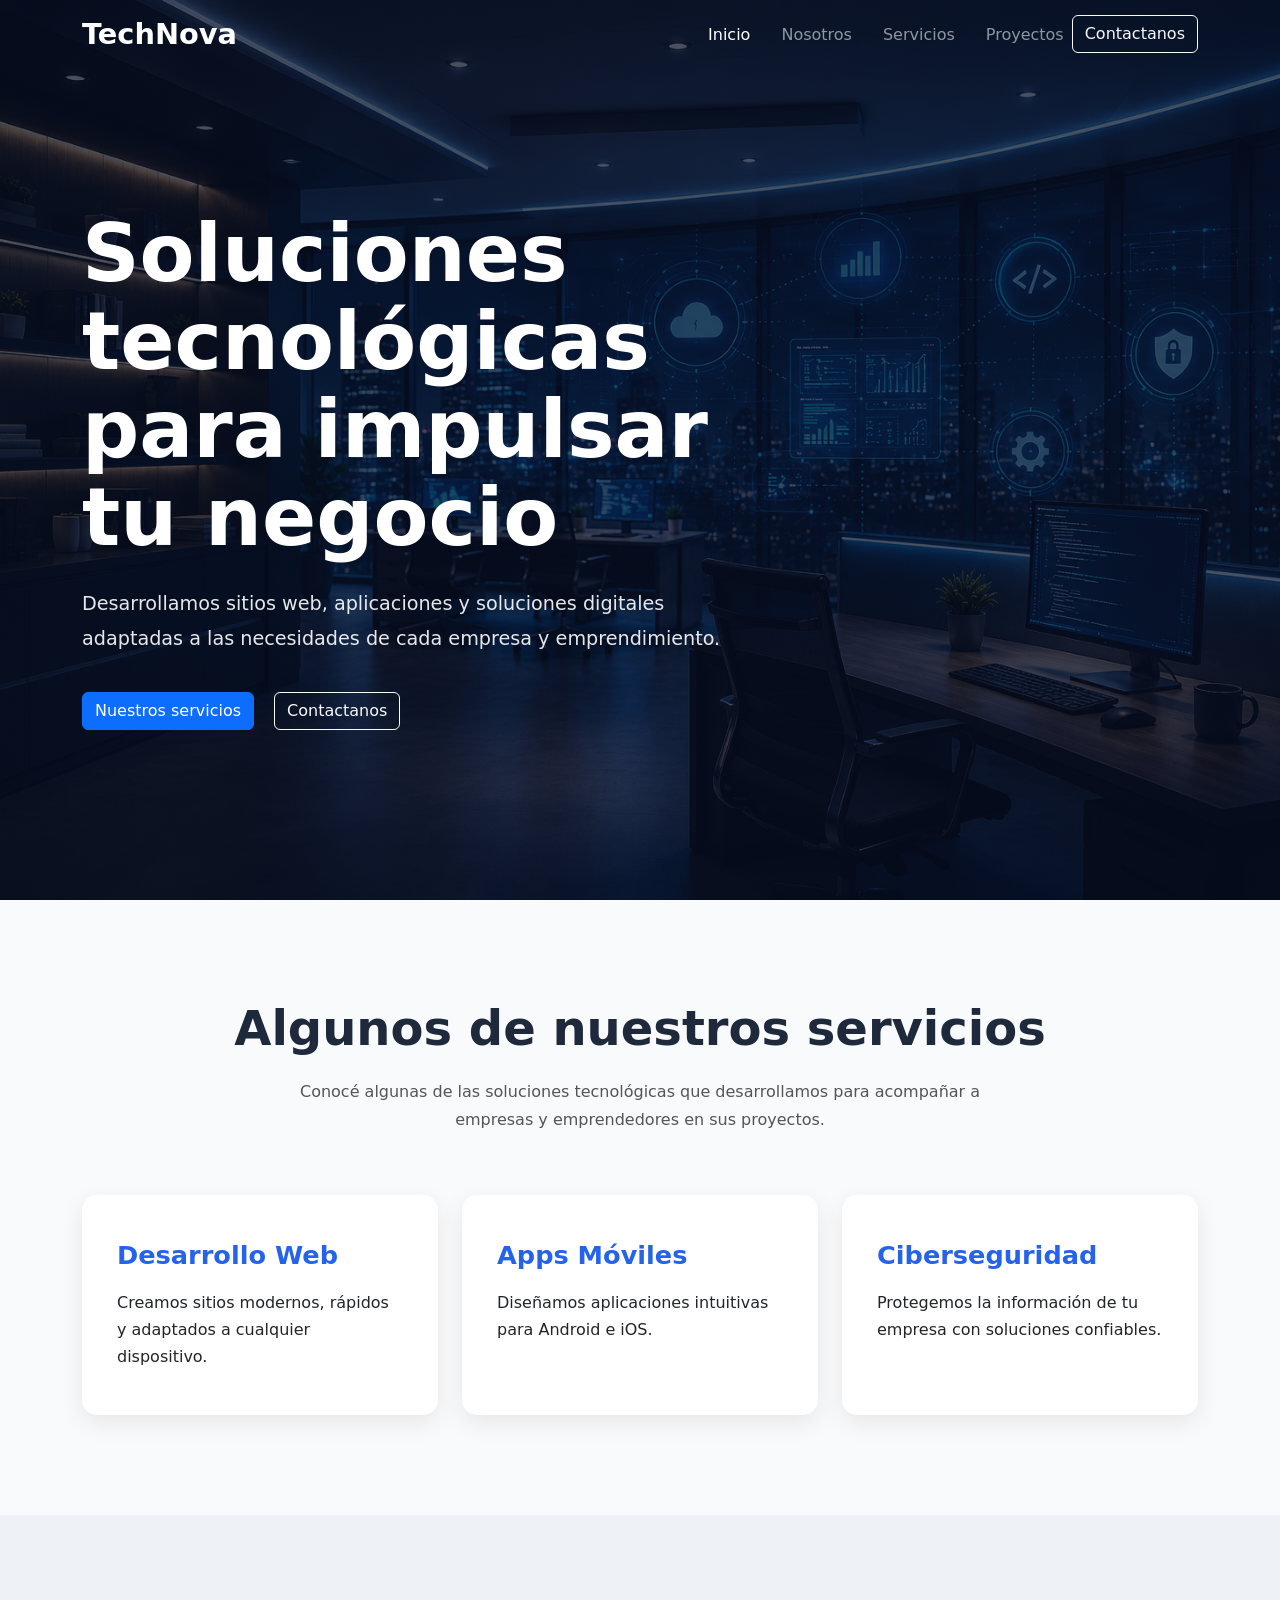
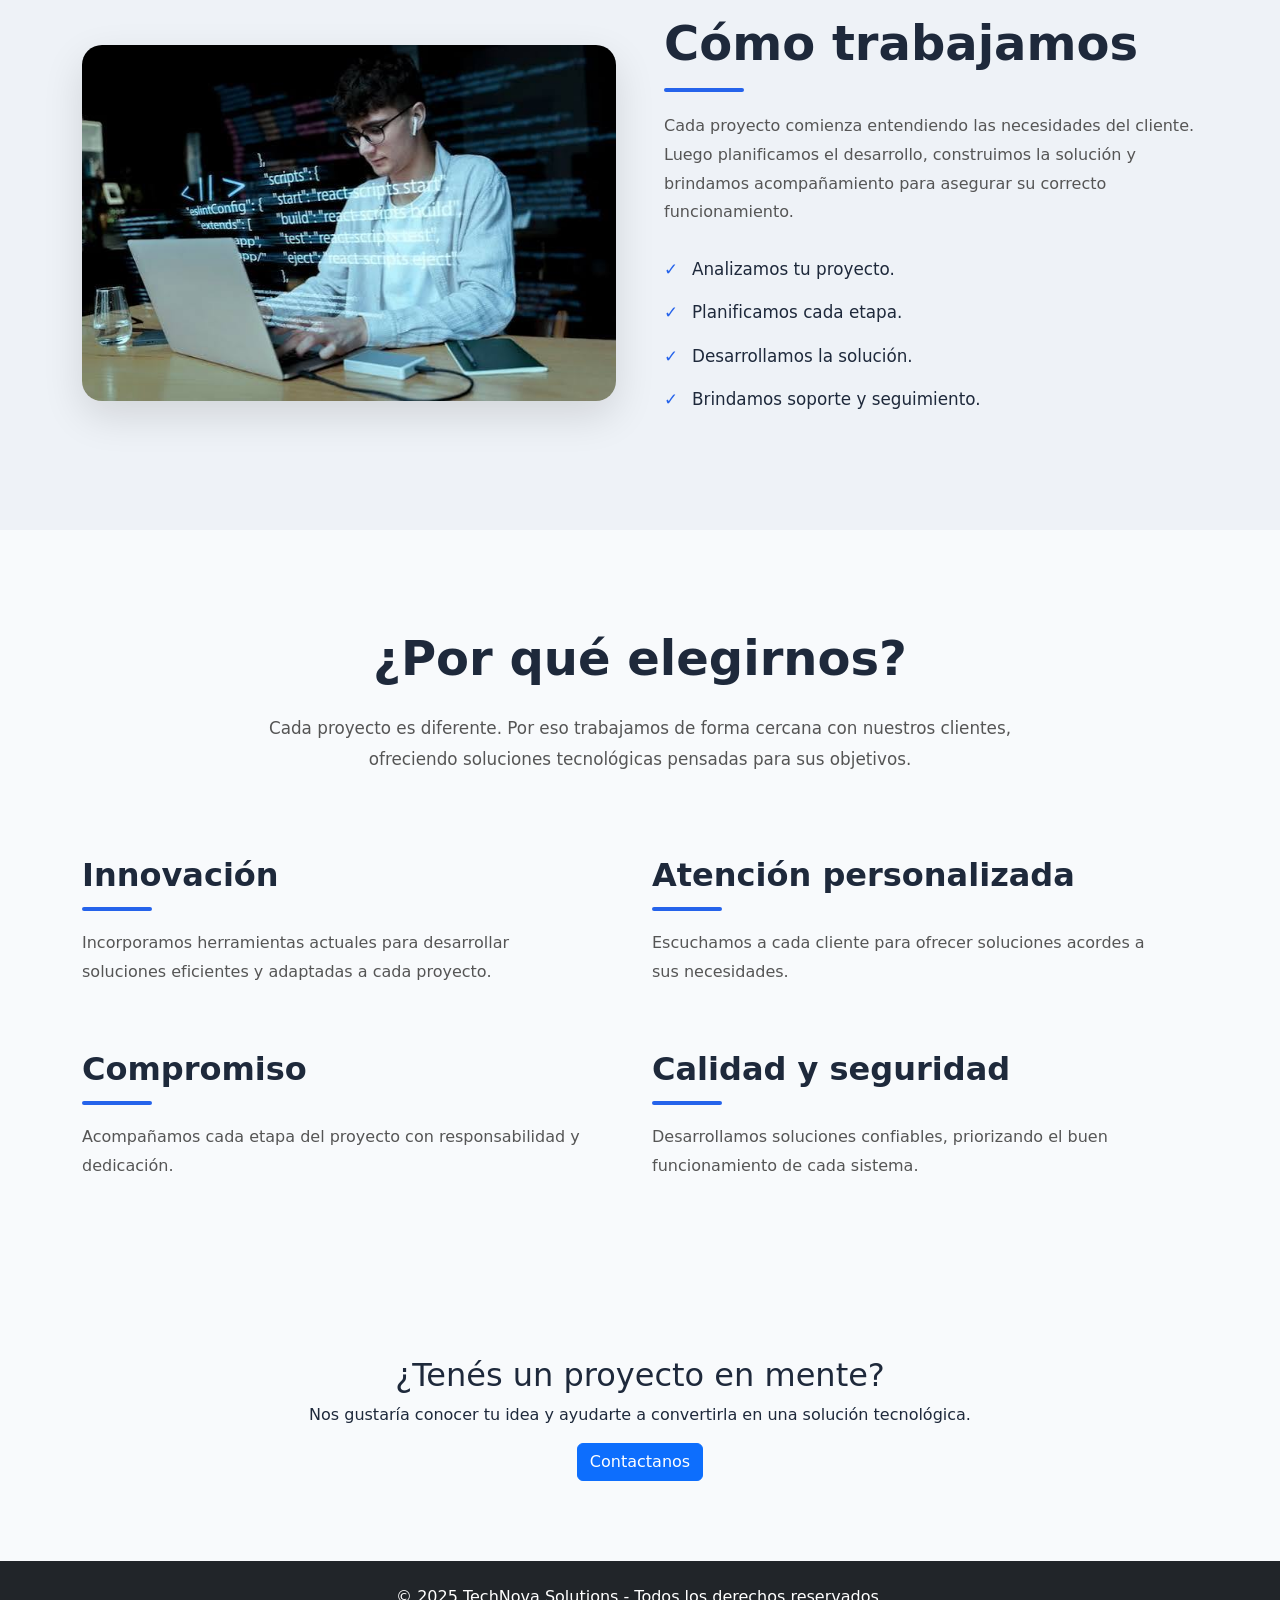
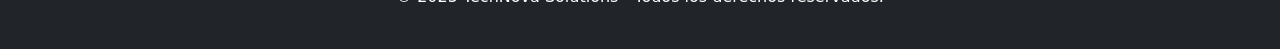
<file: index.html>
<!DOCTYPE html>
<html lang="es">

<head>
    <meta charset="UTF-8">
    <meta name="viewport" content="width=device-width, initial-scale=1.0">
    <meta name="description" content="TechNova Solutions - Consultora tecnológica especializada en desarrollo web, aplicaciones móviles y soluciones digitales.">
    <meta name="keywords" content="tecnología, desarrollo web, aplicaciones, software, consultora">
     <meta name="author" content="Martín">

    <title>TechNova Solutions | Inicio</title>
    
    <link rel="icon" type="image/png" href="IMG/LOGO.png">

    <link href="https://cdn.jsdelivr.net/npm/bootstrap@5.3.7/dist/css/bootstrap.min.css" rel="stylesheet">

   <link rel="stylesheet" href="./SCSS/style.css">
</head>

<body>

    <header>

        <nav class="navbar navbar-expand-lg navbar-dark bg-dark">
            <div class="container">

                <a class="navbar-brand" href="index.html">
                    TechNova
                </a>

                <button class="navbar-toggler" type="button" data-bs-toggle="collapse"
                    data-bs-target="#navbarNav">

                    <span class="navbar-toggler-icon"></span>

                </button>

                <div class="collapse navbar-collapse" id="navbarNav">

                    <ul class="navbar-nav ms-auto">

                        <li class="nav-item">
                            <a class="nav-link active" aria-current="page" href="index.html">Inicio</a>
                        </li>

                        <li class="nav-item">
                            <a class="nav-link" href="./PAGES/nosotros.html">Nosotros</a>
                        </li>

                        <li class="nav-item">
                            <a class="nav-link" href="./PAGES/servicios.html">Servicios</a>
                        </li>

                        <li class="nav-item">
                            <a class="nav-link" href="./PAGES/proyectos.html">Proyectos</a>
                        </li>

                        <li class="nav-item">
                           <a href="./PAGES/contacto.html" class="btn btn-outline-light">
                            Contactanos
                           </a>

                        </li>

                    </ul>

                </div>

            </div>
        </nav>

    </header>

    <main>

    <section class="hero">

    <div class="overlay"></div>

    <div class="container">

        <div class="hero-content">

            <h1>
                Soluciones tecnológicas<br>
                para impulsar<br>
                tu negocio
            </h1>

            <p>
                Desarrollamos sitios web, aplicaciones y soluciones digitales adaptadas a las necesidades de cada empresa y emprendimiento.
            </p>

            <div class="hero-buttons">

                <a href="./PAGES/servicios.html" class="btn btn-primary">
                    Nuestros servicios
                </a>

                <a href="./PAGES/contacto.html" class="btn btn-outline-light">
                    Contactanos
                </a>

            </div>

        </div>

    </div>

</section>

    <section class="services">

        <div class="container">

            <h2>Algunos de nuestros servicios</h2>

            <p class="section-text">
                Conocé algunas de las soluciones tecnológicas que desarrollamos para acompañar a empresas y emprendedores en sus proyectos.
            </p>

            <div class="row g-4">

                <div class="col-md-4">

                    <div class="card service-card">

                        <div class="card-body">

                            <h3>Desarrollo Web</h3>

                            <p>
                                Creamos sitios modernos, rápidos y adaptados a cualquier dispositivo.
                            </p>

                        </div>

                    </div>

                </div>

                <div class="col-md-4">

                    <div class="card service-card">

                        <div class="card-body">

                            <h3>Apps Móviles</h3>

                            <p>
                                Diseñamos aplicaciones intuitivas para Android e iOS.
                            </p>

                        </div>

                    </div>

                </div>

                <div class="col-md-4">

                    <div class="card service-card">

                        <div class="card-body">

                            <h3>Ciberseguridad</h3>

                            <p>
                                Protegemos la información de tu empresa con soluciones confiables.
                            </p>

                        </div>

                    </div>

                </div>

            </div>

        </div>

    </section>

   <section class="process">

    <div class="container">

        <div class="row align-items-center g-5">

            <div class="col-lg-6">

                <img src="./IMG/programador.jpg"
                     alt="Desarrollador trabajando"
                     class="img-fluid process-img">

            </div>

            <div class="col-lg-6">

                <h2>Cómo trabajamos</h2>

                <p class="process-text">
                    Cada proyecto comienza entendiendo las necesidades del cliente. Luego planificamos el desarrollo, construimos la solución y brindamos acompañamiento para asegurar su correcto funcionamiento.
                </p>

                <ul class="process-list">

                    <li>Analizamos tu proyecto.</li>

                    <li>Planificamos cada etapa.</li>

                    <li>Desarrollamos la solución.</li>

                    <li>Brindamos soporte y seguimiento.</li>

                </ul>

            </div>

        </div>

    </div>

</section>

    <!-- POR QUÉ ELEGIRNOS -->

<section class="why-us">

    <div class="container">

        <h2>¿Por qué elegirnos?</h2>

        <p class="why-description">
           Cada proyecto es diferente. Por eso trabajamos de forma cercana con nuestros clientes, ofreciendo soluciones tecnológicas pensadas para sus objetivos.
        </p>

        <div class="row gy-5">

            <div class="col-lg-6">

                <div class="why-item">

                    <h3>Innovación</h3>

                    <p>
                        Incorporamos herramientas actuales para desarrollar soluciones eficientes y adaptadas a cada proyecto.
                    </p>

                </div>

            </div>

            <div class="col-lg-6">

                <div class="why-item">

                    <h3>Atención personalizada</h3>

                    <p>
                        Escuchamos a cada cliente para ofrecer soluciones acordes a sus necesidades.
                    </p>

                </div>

            </div>

            <div class="col-lg-6">

                <div class="why-item">

                    <h3>Compromiso</h3>

                    <p>
                        Acompañamos cada etapa del proyecto con responsabilidad y dedicación.
                    </p>

                </div>

            </div>

            <div class="col-lg-6">

                <div class="why-item">

                    <h3>Calidad y seguridad</h3>

                    <p>
                        Desarrollamos soluciones confiables, priorizando el buen funcionamiento de cada sistema.
                    </p>

                </div>

            </div>

        </div>

    </div>

</section>

    <!-- CTA -->

    <section class="cta">

        <div class="container text-center">

            <h2>¿Tenés un proyecto en mente?</h2>

            <p>
                Nos gustaría conocer tu idea y ayudarte a convertirla en una solución tecnológica.
            </p>

            <a href="./PAGES/contacto.html" class="btn btn-primary">
                Contactanos
            </a>

        </div>

    </section>

</main>

    <!-- FOOTER -->
    <footer class="bg-dark text-white text-center py-4">

        <p>
            © 2025 TechNova Solutions - Todos los derechos reservados.
        </p>

    </footer>

    <!-- Bootstrap JS -->
    <script src="https://cdn.jsdelivr.net/npm/bootstrap@5.3.7/dist/js/bootstrap.bundle.min.js"></script>

    <!-- JS -->
    <script src="./JS/main.js"></script>

</body>

</html>
</file>
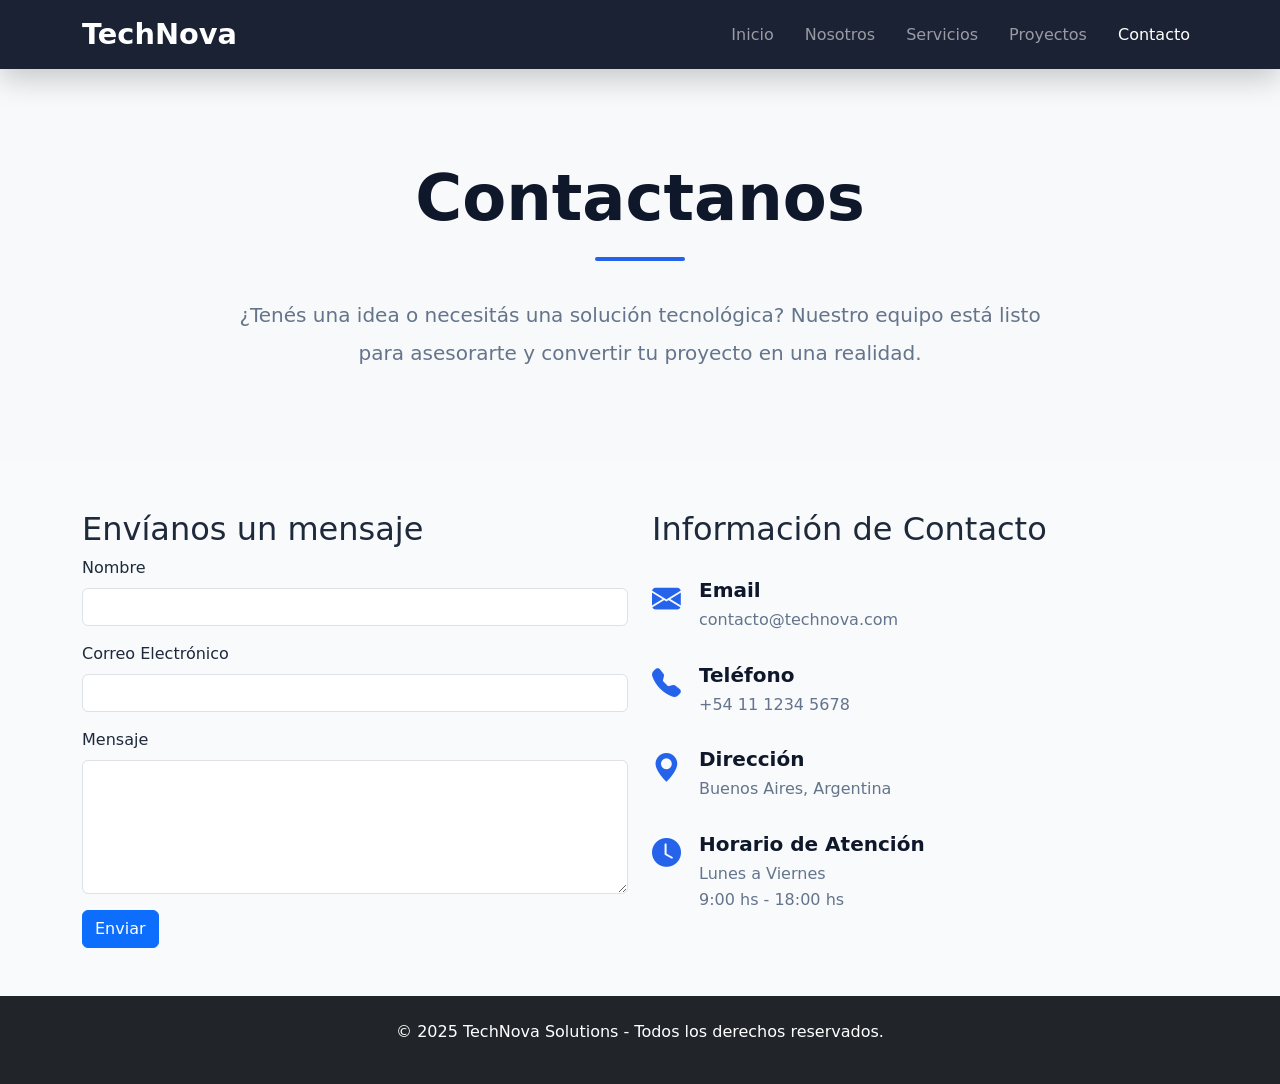
<file: PAGES/contacto.html>
<!DOCTYPE html>
<html lang="es">

<head>
    <meta charset="UTF-8">
    <meta name="viewport" content="width=device-width, initial-scale=1.0">

<meta name="keywords" content="tecnología, empresa, innovación, software, consultora">

<link rel="icon" type="image/png" href="../IMG/LOGO.png">

<meta name="author" content="Martín">
   <title>TechNova Solutions | Contacto</title>
<meta name="description" content="Contactate con TechNova Solutions para recibir asesoramiento en desarrollo web, aplicaciones móviles, ciberseguridad y soluciones tecnológicas para tu empresa.">

    <link href="https://cdn.jsdelivr.net/npm/bootstrap@5.3.7/dist/css/bootstrap.min.css" rel="stylesheet">

    <link rel="stylesheet" href="https://cdn.jsdelivr.net/npm/bootstrap-icons@1.11.3/font/bootstrap-icons.min.css">

  <link rel="stylesheet" href="../SCSS/style.css">
</head>
    <body>

<header>

<nav class="navbar navbar-expand-lg navbar-dark bg-dark">
  <div class="container">

        <a class="navbar-brand" href="../index.html">
            TechNova
        </a>

        <button class="navbar-toggler" type="button" data-bs-toggle="collapse"
            data-bs-target="#navbarNav">

            <span class="navbar-toggler-icon"></span>

        </button>

        <div class="collapse navbar-collapse" id="navbarNav">

            <ul class="navbar-nav ms-auto">

                <li class="nav-item">
                    <a class="nav-link" href="../index.html">Inicio</a>
                </li>

                <li class="nav-item">
                    <a class="nav-link" href="nosotros.html">Nosotros</a>
                </li>

                <li class="nav-item">
                    <a class="nav-link" href="servicios.html">Servicios</a>
                </li>

                <li class="nav-item">
                    <a class="nav-link" href="proyectos.html">Proyectos</a>
                </li>

                <li class="nav-item">
                   <a class="nav-link active" aria-current="page" href="contacto.html">Contacto</a>
                </li>

            </ul>

        </div>

    </div>
  </nav>

  </header>
<main style="min-height: 90vh;">

    <section class="contact-hero">

    <div class="container">

        <div class="hero-content">

            <h1>
                Contactanos
            </h1>

            <p>
                ¿Tenés una idea o necesitás una solución tecnológica? Nuestro equipo está listo para asesorarte y convertir tu proyecto en una realidad.
            </p>

        </div>

    </div>

</section>

    <section class="container py-5">

        <div class="row">

            <div class="col-md-6">

                <h2>Envíanos un mensaje</h2>

                <form>

                    <div class="mb-3">
                        <label class="form-label">Nombre</label>
                        <input type="text" class="form-control">
                    </div>

                    <div class="mb-3">
                        <label class="form-label">Correo Electrónico</label>
                        <input type="email" class="form-control">
                    </div>

                    <div class="mb-3">
                        <label class="form-label">Mensaje</label>
                        <textarea class="form-control" rows="5"></textarea>
                    </div>

                    <button type="submit" class="btn btn-primary">
                        Enviar
                    </button>

                </form>

            </div>

            <div class="col-md-6">

               <h2>Información de Contacto</h2>

<div class="contact-info">

    <div class="contact-item">

        <i class="bi bi-envelope-fill"></i>

        <div>

            <h5>Email</h5>

            <p>contacto@technova.com</p>

        </div>

    </div>

    <div class="contact-item">

        <i class="bi bi-telephone-fill"></i>

        <div>

            <h5>Teléfono</h5>

            <p>+54 11 1234 5678</p>

        </div>

    </div>

    <div class="contact-item">

        <i class="bi bi-geo-alt-fill"></i>

        <div>

            <h5>Dirección</h5>

            <p>Buenos Aires, Argentina</p>

        </div>

    </div>

    <div class="contact-item">

        <i class="bi bi-clock-fill"></i>

        <div>

            <h5>Horario de Atención</h5>

            <p>Lunes a Viernes</p>

            <p>9:00 hs - 18:00 hs</p>

        </div>

    </div>

</div>

            </div>

        </div>

    </section>

</main>
<footer class="bg-dark text-white text-center py-4">

        <p>
            © 2025 TechNova Solutions - Todos los derechos reservados.
        </p>

</footer>

<script src="https://cdn.jsdelivr.net/npm/bootstrap@5.3.7/dist/js/bootstrap.bundle.min.js"></script>

<script src="../JS/main.js"></script>

</body>
</html>
</file>
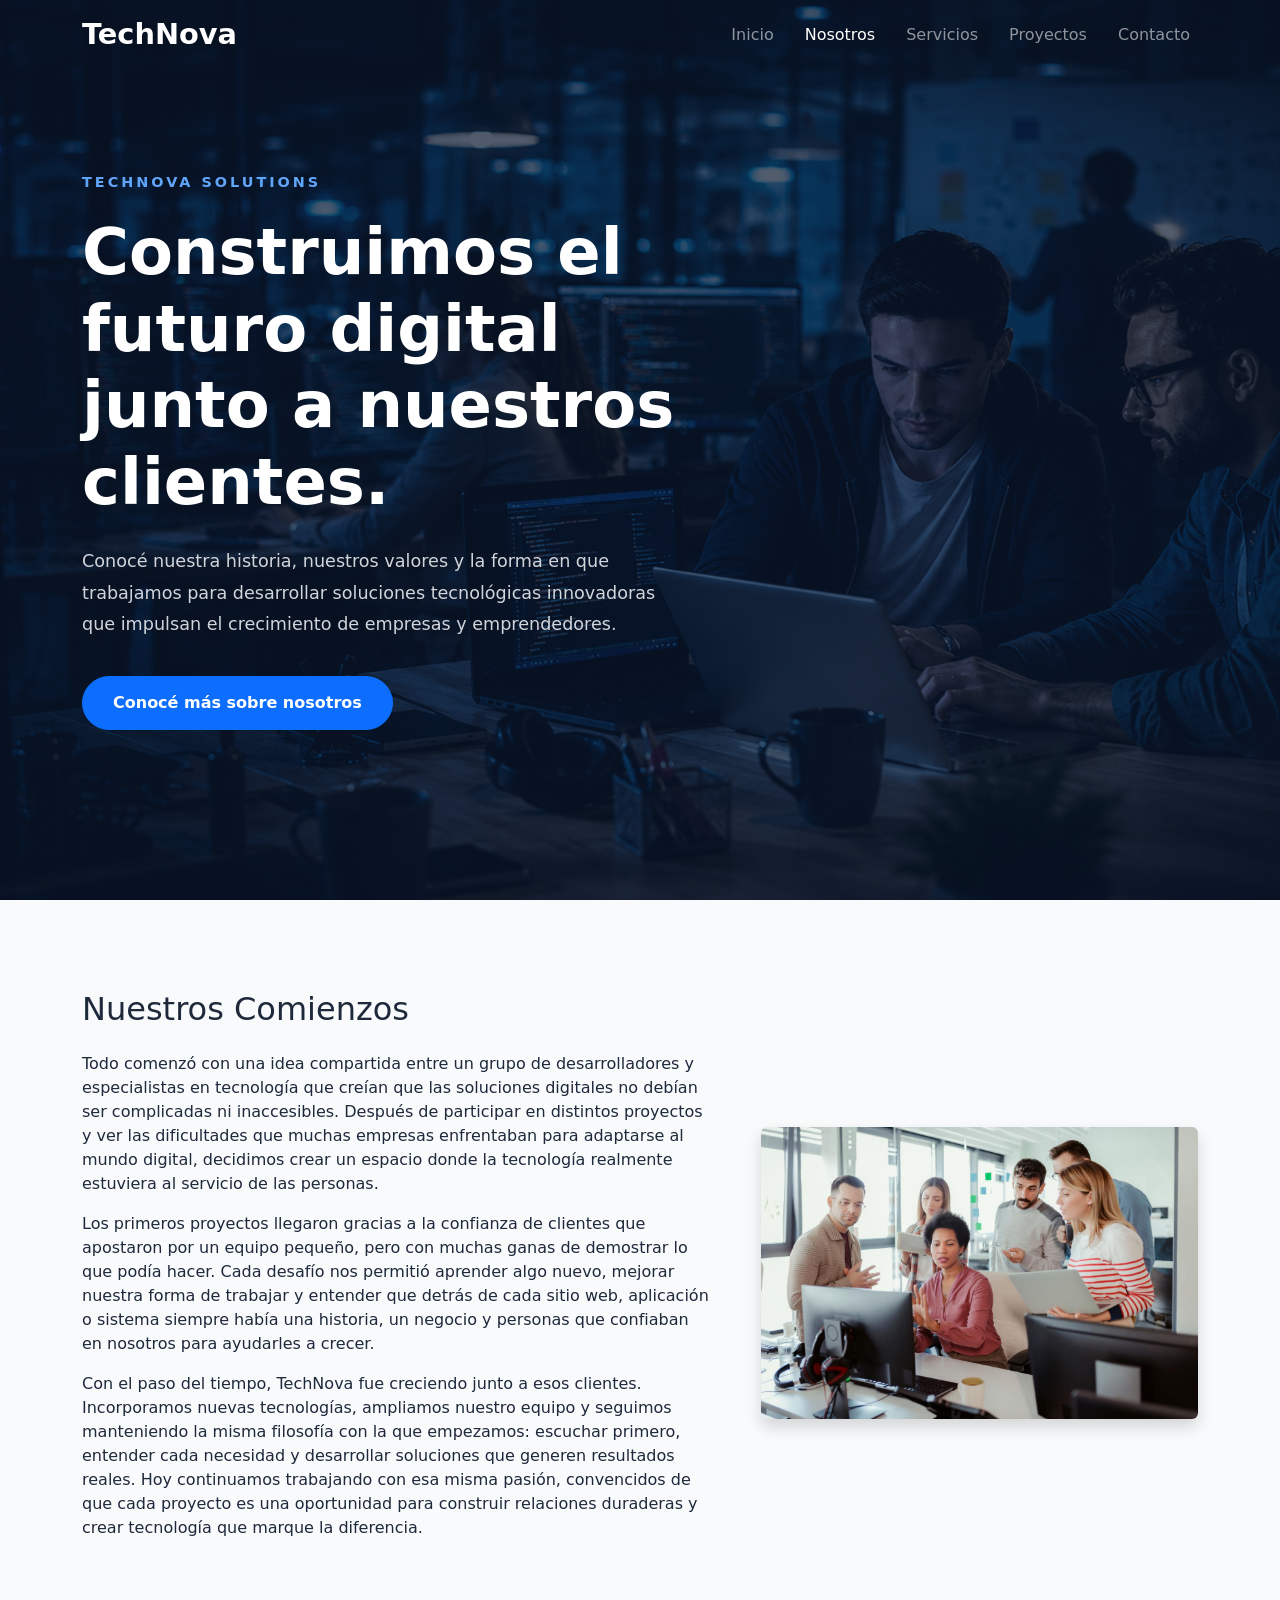
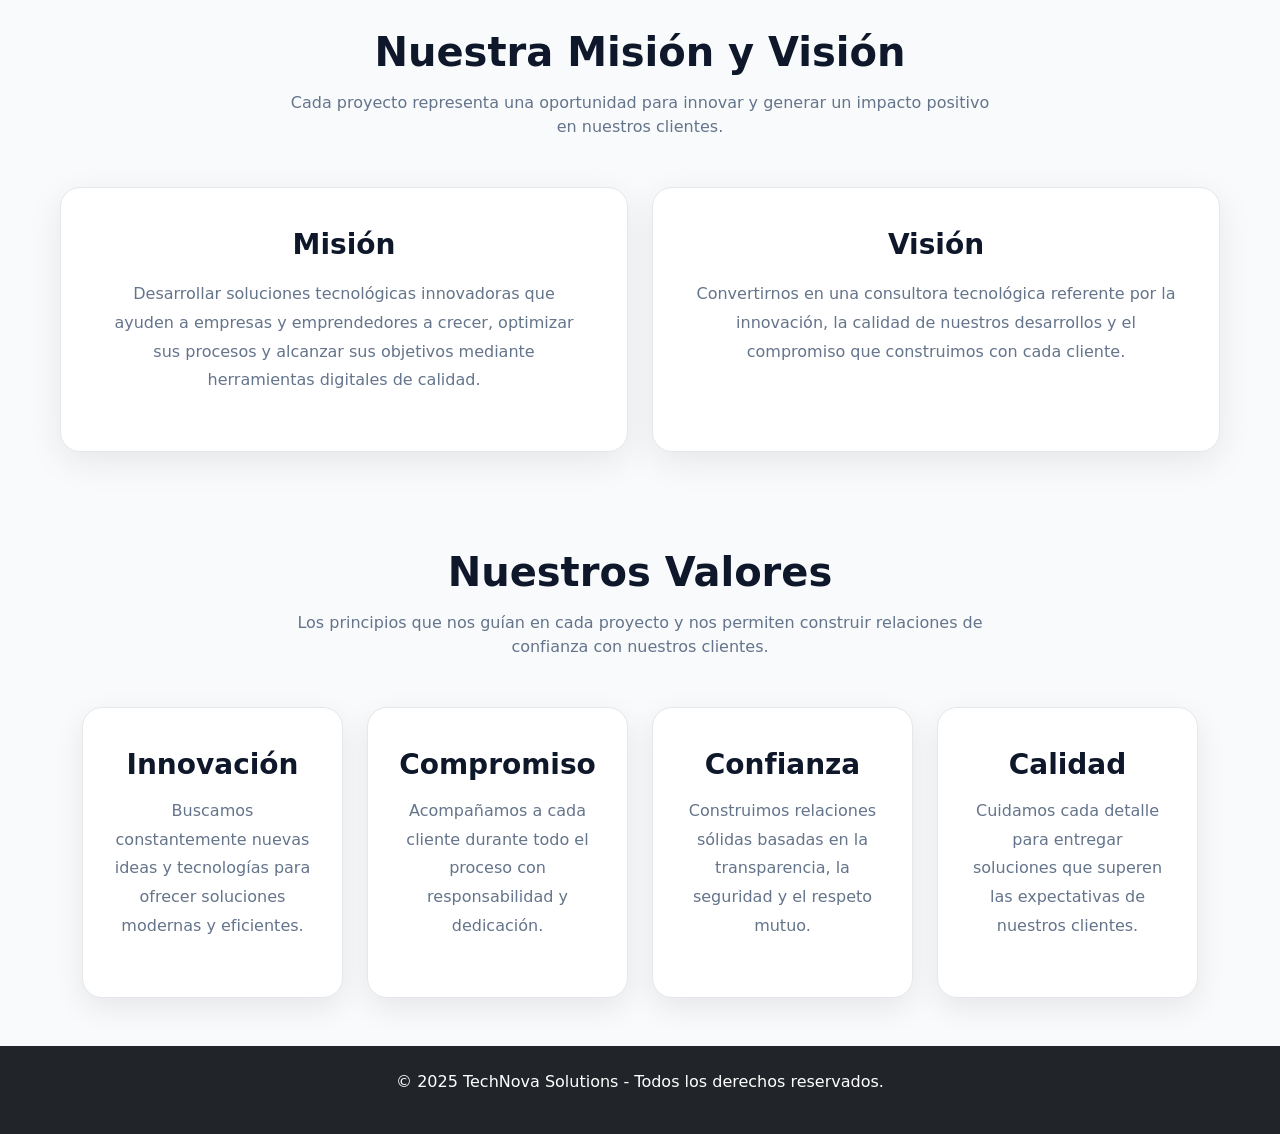
<file: PAGES/nosotros.html>
<!DOCTYPE html>
<html lang="es">

<head>
 <meta charset="UTF-8">
  <meta name="viewport" content="width=device-width, initial-scale=1.0">

  <title>TechNova Solutions | Nosotros</title>

  <link rel="icon" type="image/png" href="../IMG/LOGO.png">

  <meta name="description" content="Conocé la historia, misión, visión y valores de TechNova Solutions.">
  <meta name="keywords" content="tecnología, empresa, innovación, software, consultora">
  <meta name="author" content="Martín">

    <!-- Bootstrap -->
    <link href="https://cdn.jsdelivr.net/npm/bootstrap@5.3.7/dist/css/bootstrap.min.css" rel="stylesheet">

    <!-- CSS -->
   <link rel="stylesheet" href="../SCSS/style.css">
</head>

<body>

 <header>

  <nav class="navbar navbar-expand-lg navbar-dark bg-dark">
    <div class="container">

        <a class="navbar-brand" href="../index.html">
            TechNova
        </a>

        <button class="navbar-toggler" type="button" data-bs-toggle="collapse"
            data-bs-target="#navbarNav">

            <span class="navbar-toggler-icon"></span>

        </button>

        <div class="collapse navbar-collapse" id="navbarNav">

            <ul class="navbar-nav ms-auto">

                <li class="nav-item">
                    <a class="nav-link" href="../index.html">Inicio</a>
                </li>

                <li class="nav-item">
                    <a class="nav-link active" aria-current="page" href="nosotros.html">Nosotros</a>
                </li>

                <li class="nav-item">
                    <a class="nav-link" href="servicios.html">Servicios</a>
                </li>

                <li class="nav-item">
                    <a class="nav-link" href="proyectos.html">Proyectos</a>
                </li>

                <li class="nav-item">
                    <a class="nav-link" href="contacto.html">Contacto</a>
                </li>

            </ul>

        </div>

    </div>
  </nav>
 </header>
   
    <main>

<section class="about-hero">

    <div class="overlay"></div>

    <div class="container">

        <div class="hero-content">

            <span class="hero-subtitle">
                TECHNOVA SOLUTIONS
            </span>

            <h1>
                Construimos el futuro digital junto a nuestros clientes.
            </h1>

            <p>
                Conocé nuestra historia, nuestros valores y la forma en que trabajamos para desarrollar soluciones tecnológicas innovadoras que impulsan el crecimiento de empresas y emprendedores.
            </p>

            <a href="#about" class="btn btn-primary">
                Conocé más sobre nosotros
            </a>

        </div>

    </div>

</section>

    <section id="about" class="about container pb-4">
    <div class="row align-items-center g-5">

        <div class="col-lg-7">
            <h2 class="mb-4">Nuestros Comienzos</h2>

          <p>
            Todo comenzó con una idea compartida entre un grupo de desarrolladores y especialistas en tecnología que creían que las soluciones digitales no debían ser complicadas ni inaccesibles. Después de participar en distintos proyectos y ver las dificultades que muchas empresas enfrentaban para adaptarse al mundo digital, decidimos crear un espacio donde la tecnología realmente estuviera al servicio de las personas.
          </p>
          
          <p>
            Los primeros proyectos llegaron gracias a la confianza de clientes que apostaron por un equipo pequeño, pero con muchas ganas de demostrar lo que podía hacer. Cada desafío nos permitió aprender algo nuevo, mejorar nuestra forma de trabajar y entender que detrás de cada sitio web, aplicación o sistema siempre había una historia, un negocio y personas que confiaban en nosotros para ayudarles a crecer.
          </p>
          
          <p>
            Con el paso del tiempo, TechNova fue creciendo junto a esos clientes. Incorporamos nuevas tecnologías, ampliamos nuestro equipo y seguimos manteniendo la misma filosofía con la que empezamos: escuchar primero, entender cada necesidad y desarrollar soluciones que generen resultados reales. Hoy continuamos trabajando con esa misma pasión, convencidos de que cada proyecto es una oportunidad para construir relaciones duraderas y crear tecnología que marque la diferencia.
          </p>
        </div>

        <div class="col-lg-5 text-center">
            <img src="../IMG/nosotros.jpg"
                 class="img-fluid rounded shadow"
                 alt="Equipo de TechNova trabajando">
        </div>

    </div>
    </section>
    <section class="mission-vision py-5">

    <div class="text-center mb-5">

        <h2>Nuestra Misión y Visión</h2>

        <p>
            Cada proyecto representa una oportunidad para innovar y generar un impacto positivo en nuestros clientes.
        </p>

    </div>

    <div class="row g-4">

        <div class="col-lg-6">

            <div class="mv-card">

              <i data-lucide="target"></i>

              <h3>Misión</h3>

                <p>
                    Desarrollar soluciones tecnológicas innovadoras que ayuden a empresas y emprendedores a crecer, optimizar sus procesos y alcanzar sus objetivos mediante herramientas digitales de calidad.
                </p>

            </div>

        </div>

        <div class="col-lg-6">

            <div class="mv-card">

               <i data-lucide="rocket"></i>

               <h3>Visión</h3>

                <p>
                    Convertirnos en una consultora tecnológica referente por la innovación, la calidad de nuestros desarrollos y el compromiso que construimos con cada cliente.
                </p>

            </div>

        </div>

    </div>

</section>
   <section class="values py-5">

    <div class="container">

        <div class="text-center mb-5">

            <h2>Nuestros Valores</h2>

            <p>
                Los principios que nos guían en cada proyecto y nos permiten construir relaciones de confianza con nuestros clientes.
            </p>

        </div>

        <div class="row g-4">

            <div class="col-md-6 col-lg-3">

                <div class="value-card">

                    <i data-lucide="lightbulb"></i>

                    <h3>Innovación</h3>

                    <p>
                        Buscamos constantemente nuevas ideas y tecnologías para ofrecer soluciones modernas y eficientes.
                    </p>

                </div>

            </div>

            <div class="col-md-6 col-lg-3">

                <div class="value-card">

                    <i data-lucide="handshake"></i>

                    <h3>Compromiso</h3>

                    <p>
                        Acompañamos a cada cliente durante todo el proceso con responsabilidad y dedicación.
                    </p>

                </div>

            </div>

            <div class="col-md-6 col-lg-3">

                <div class="value-card">

                    <i data-lucide="shield-check"></i>

                    <h3>Confianza</h3>

                    <p>
                        Construimos relaciones sólidas basadas en la transparencia, la seguridad y el respeto mutuo.
                    </p>

                </div>

            </div>

            <div class="col-md-6 col-lg-3">

                <div class="value-card">

                    <i data-lucide="badge-check"></i>

                    <h3>Calidad</h3>

                    <p>
                        Cuidamos cada detalle para entregar soluciones que superen las expectativas de nuestros clientes.
                    </p>

                </div>

            </div>

        </div>

    </div>

</section>
 
</main>

<footer class="bg-dark text-white text-center py-4">
    <p>© 2025 TechNova Solutions - Todos los derechos reservados.</p>
</footer>

<script src="https://cdn.jsdelivr.net/npm/bootstrap@5.3.7/dist/js/bootstrap.bundle.min.js"></script>

<script src="../JS/main.js"></script>

</body>
</html>
</file>
<file: SCSS/style.css>
@charset "UTF-8";
.why-us h2, .process h2, .services h2 {
  font-size: 3rem;
  font-weight: bold;
  text-align: center;
}

header .navbar {
  position: fixed;
  top: 0;
  left: 0;
  width: 100%;
  background: transparent !important;
  transition: 0.4s ease;
  z-index: 1000;
}
header .navbar.scrolled {
  background: rgba(15, 23, 42, 0.95) !important;
  backdrop-filter: blur(10px);
  box-shadow: 0 10px 30px rgba(0, 0, 0, 0.2);
}
header .navbar-brand {
  font-size: 1.8rem;
  font-weight: bold;
}
header .nav-link {
  margin-left: 15px;
  transition: 0.3s;
}
header .nav-link:hover {
  color: white;
}

.hero {
  min-height: 100vh;
  display: flex;
  align-items: center;
  background: linear-gradient(rgba(8, 15, 35, 0.72), rgba(8, 15, 35, 0.72)), url("../IMG/hero.jpg");
  background-size: cover;
  background-position: center;
  background-repeat: no-repeat;
}
.hero .hero-content {
  max-width: 650px;
  padding-top: 40px;
}
.hero h1 {
  color: #fff;
  font-size: 5rem;
  font-weight: 700;
  line-height: 1.1;
  margin-bottom: 25px;
}
.hero p {
  color: rgba(255, 255, 255, 0.9);
  font-size: 1.2rem;
  line-height: 1.8;
  margin-bottom: 35px;
}

.hero-buttons {
  display: flex;
  gap: 20px;
  flex-wrap: wrap;
}

.services h2 {
  margin-bottom: 20px;
}
.services .section-text {
  max-width: 700px;
  margin: 0 auto 60px;
  text-align: center;
  line-height: 1.8;
  color: #555;
}
.services .service-card {
  border: none;
  border-radius: 15px;
  box-shadow: 0 8px 25px rgba(0, 0, 0, 0.08);
  transition: 0.3s ease;
  height: 100%;
}
.services .service-card .card-body {
  padding: 45px 35px;
}
.services .service-card h3 {
  color: #2563EB;
  font-size: 1.6rem;
  font-weight: 700;
  margin-bottom: 18px;
}
.services .service-card p {
  margin-bottom: 0;
  line-height: 1.7;
}
.services .service-card:hover {
  transform: translateY(-10px);
  box-shadow: 0 18px 40px rgba(0, 0, 0, 0.18);
  border-bottom: 4px solid #2563EB;
}

.services,
.process,
.why-us {
  padding: 100px 0;
}

.cta {
  padding: 60px 0 80px;
}

.process {
  background: #eef2f7;
}
.process .process-img {
  width: 100%;
  border-radius: 20px;
  box-shadow: 0 15px 40px rgba(0, 0, 0, 0.12);
  transition: 0.4s ease;
}
.process .process-img:hover {
  transform: translateY(-6px);
}
.process h2 {
  text-align: left;
  margin-bottom: 20px;
}
.process h2::after {
  content: "";
  display: block;
  width: 80px;
  height: 4px;
  background: #2563EB;
  border-radius: 50px;
  margin-top: 15px;
}
.process .process-text {
  color: #555;
  line-height: 1.8;
  margin-bottom: 30px;
}
.process .process-list {
  list-style: none;
  padding: 0;
}
.process .process-list li {
  margin-bottom: 18px;
  font-size: 1.05rem;
  position: relative;
  padding-left: 28px;
}
.process .process-list li::before {
  content: "✓";
  position: absolute;
  left: 0;
  color: #2563EB;
  font-weight: bold;
}

.why-us h2 {
  text-align: center;
  margin-bottom: 25px;
}
.why-us .why-description {
  max-width: 800px;
  margin: 0 auto 80px;
  text-align: center;
  color: #555;
  line-height: 1.9;
  font-size: 1.05rem;
}
.why-us .why-item {
  padding-right: 30px;
  transition: 0.3s ease;
}
.why-us .why-item h3 {
  font-size: 2rem;
  font-weight: 700;
  margin-bottom: 15px;
  position: relative;
}
.why-us .why-item h3::after {
  content: "";
  display: block;
  width: 70px;
  height: 4px;
  background: #2563EB;
  margin-top: 12px;
  border-radius: 50px;
}
.why-us .why-item p {
  color: #555;
  line-height: 1.8;
  margin-top: 18px;
}

.services-header {
  padding: 90px 0 40px;
}
.services-header .container {
  display: flex;
  justify-content: center;
  align-items: center;
  flex-direction: column;
}
.services-header h1 {
  font-size: 3.8rem;
  font-weight: 700;
  color: #000;
  text-align: center;
  margin: 0;
}

.services-intro {
  padding: 30px 0 70px;
  text-align: center;
}
.services-intro h2 {
  font-size: 2.8rem;
  font-weight: 700;
  color: #000;
  margin-bottom: 20px;
}
.services-intro p {
  max-width: 750px;
  margin: 0 auto;
  font-size: 1.1rem;
  line-height: 1.8;
  color: #666;
}

#servicios .card {
  border: none;
  transition: transform 0.25s ease;
}
#servicios .card h3 {
  color: #2563EB;
}
#servicios .card:hover {
  transform: translateY(-5px);
}

.service-item {
  padding: 60px 0;
  border-bottom: 1px solid #e9ecef;
}
.service-item h2 {
  display: flex;
  align-items: center;
  gap: 12px;
  font-size: 2.2rem;
  font-weight: 700;
  color: #2563EB;
  margin-bottom: 20px;
}
.service-item h2 svg {
  width: 32px;
  height: 32px;
  color: #0F172A;
}
.service-item p {
  max-width: 850px;
  color: #555;
  font-size: 1.05rem;
  line-height: 1.8;
  margin-bottom: 30px;
}
.service-item ul {
  list-style: none;
  padding: 0;
  margin: 0;
}
.service-item li {
  position: relative;
  padding-left: 35px;
  margin-bottom: 14px;
  font-size: 1.05rem;
  color: #333;
}
.service-item li::before {
  content: "✓";
  position: absolute;
  left: 0;
  color: #0F172A;
  font-weight: bold;
  font-size: 1.2rem;
}

.service-item:last-child {
  border-bottom: none;
}

.work-process {
  padding: 100px 0;
}
.work-process h2 {
  font-size: 2.8rem;
  font-weight: 700;
  color: #000;
  margin-bottom: 60px;
}
.work-process h4 {
  font-size: 1.6rem;
  font-weight: 600;
  color: #000;
  margin-bottom: 18px;
}
.work-process p {
  font-size: 1.05rem;
  line-height: 1.8;
  color: #666;
  margin: 0 auto;
  max-width: 280px;
}

main {
  animation: pageTransition 0.6s ease;
}

@keyframes pageTransition {
  from {
    opacity: 0;
    transform: translateY(20px);
  }
  to {
    opacity: 1;
    transform: translateY(0);
  }
}
.about-hero {
  position: relative;
  min-height: 100vh;
  display: flex;
  align-items: center;
  justify-content: center;
  overflow: hidden;
  background: url("../IMG/hero-nosotros.jpg") center/cover no-repeat;
}
.about-hero .overlay {
  position: absolute;
  inset: 0;
  background: rgba(10, 25, 47, 0.7);
}
.about-hero .container {
  position: relative;
  z-index: 2;
}
.about-hero .hero-content {
  max-width: 650px;
}
.about-hero .hero-subtitle {
  display: inline-block;
  margin-bottom: 20px;
  color: #60A5FA;
  font-size: 0.9rem;
  font-weight: 700;
  letter-spacing: 3px;
}
.about-hero h1 {
  color: #fff;
  font-size: clamp(2.8rem, 5vw, 4.5rem);
  font-weight: 700;
  line-height: 1.2;
  margin-bottom: 25px;
}
.about-hero p {
  color: #d1d5db;
  font-size: 1.1rem;
  line-height: 1.8;
  margin-bottom: 35px;
  max-width: 600px;
}
.about-hero .btn {
  padding: 14px 30px;
  border-radius: 50px;
  font-weight: 600;
}

.mission-vision {
  background: #f8fafc;
  border-radius: 30px;
  padding: 90px 60px;
}
.mission-vision h2 {
  font-size: 2.5rem;
  font-weight: 700;
  color: #0f172a;
}
.mission-vision > .text-center p {
  max-width: 700px;
  margin: 15px auto 0;
  color: #64748b;
}

.mv-card {
  height: 100%;
  background: #fff;
  border-radius: 20px;
  padding: 40px;
  text-align: center;
  box-shadow: 0 10px 35px rgba(0, 0, 0, 0.08);
  transition: 0.3s ease;
  border: 1px solid #e5e7eb;
}

.values {
  padding: 90px 0;
}
.values h2 {
  font-size: 2.5rem;
  font-weight: 700;
  color: #0f172a;
}
.values > .container > .text-center p {
  max-width: 700px;
  margin: 15px auto 0;
  color: #64748b;
}

.value-card {
  height: 100%;
  background: #fff;
  padding: 40px 30px;
  border-radius: 20px;
  text-align: center;
  border: 1px solid #e5e7eb;
  box-shadow: 0 10px 30px rgba(0, 0, 0, 0.08);
  transition: 0.3s ease;
}

.value-card:hover {
  transform: translateY(-8px);
  border-color: #2563EB;
  box-shadow: 0 20px 45px rgba(37, 99, 235, 0.15);
}

.value-card svg {
  width: 55px;
  height: 55px;
  color: #2563EB;
  margin-bottom: 20px;
}

.value-card h3 {
  margin-bottom: 15px;
  color: #0f172a;
  font-weight: 700;
}

.value-card p {
  color: #64748b;
  line-height: 1.8;
}

.mv-card:hover {
  transform: translateY(-8px);
  border: 1px solid #2563EB;
  box-shadow: 0 20px 45px rgba(37, 99, 235, 0.15);
}

.mv-card svg {
  width: 55px;
  height: 55px;
  color: #2563EB;
  margin-bottom: 25px;
}

.mv-card h3 {
  margin-bottom: 18px;
  color: #0f172a;
  font-weight: 700;
}

.mv-card p {
  color: #64748b;
  line-height: 1.8;
}

.about {
  margin-top: 90px;
}

.about img {
  transition: transform 0.5s ease;
}

.about img:hover {
  transform: scale(1.03);
}

.projects-hero {
  padding: 150px 0 90px;
  background: #f8f9fa;
  text-align: center;
}
.projects-hero .hero-content {
  max-width: 850px;
  margin: 0 auto;
}
.projects-hero h1 {
  font-size: 4rem;
  font-weight: 700;
  color: #0f172a;
  margin-bottom: 25px;
}
.projects-hero h1::after {
  content: "";
  display: block;
  width: 90px;
  height: 5px;
  background: #2563eb;
  margin: 20px auto 0;
  border-radius: 50px;
}
.projects-hero p {
  font-size: 1.2rem;
  color: #64748b;
  line-height: 1.9;
  max-width: 780px;
  margin: 35px auto 0;
}

.projects-hero .hero-content {
  max-width: 750px;
  margin: 0 auto;
}

.projects-hero h1 {
  font-size: 4rem;
  font-weight: 700;
  color: #0f172a;
  margin-bottom: 20px;
}

.projects-hero h1::after {
  content: "";
  display: block;
  width: 80px;
  height: 4px;
  background: #2563eb;
  margin: 20px auto 0;
  border-radius: 50px;
}

.projects-hero p {
  font-size: 1.2rem;
  color: #64748b;
  line-height: 1.8;
  margin: 30px auto;
}

.projects-hero .btn {
  padding: 12px 32px;
  border-radius: 50px;
  font-weight: 600;
}

#proyectos .project-card {
  border: none;
  border-top: 5px solid #2563eb;
  border-radius: 18px;
  overflow: hidden;
  cursor: pointer;
  background: #fff;
  transition: all 0.35s ease;
  box-shadow: 0 10px 25px rgba(0, 0, 0, 0.08);
}
#proyectos .project-card:hover {
  transform: translateY(-12px) scale(1.02);
  box-shadow: 0 20px 45px rgba(37, 99, 235, 0.18);
}
#proyectos .project-card .card-body {
  padding: 2rem;
}
#proyectos .project-card .card-title {
  font-size: 2rem;
  font-weight: 700;
  color: #0f172a;
  margin-bottom: 1rem;
}
#proyectos .project-card .card-text {
  color: #555;
  line-height: 1.8;
  margin-bottom: 1.5rem;
}
#proyectos .project-card .badge {
  border-radius: 30px;
  padding: 0.5rem 0.9rem;
}

.stats .card {
  border: none;
  border-top: 5px solid #2563eb;
  border-radius: 18px;
  box-shadow: 0 10px 25px rgba(0, 0, 0, 0.08);
  transition: all 0.35s ease;
}
.stats .card:hover {
  transform: translateY(-10px);
  box-shadow: 0 20px 45px rgba(37, 99, 235, 0.18);
}
.stats .card h2 {
  font-size: 3.5rem;
  font-weight: 700;
  margin-bottom: 15px;
}
.stats .card p {
  color: #555;
  font-size: 1.05rem;
  line-height: 1.7;
}

.tech-card {
  border: none;
  border-top: 5px solid #2563eb;
  border-radius: 18px;
  box-shadow: 0 10px 25px rgba(0, 0, 0, 0.08);
  transition: all 0.35s ease;
}
.tech-card:hover {
  transform: translateY(-10px);
  box-shadow: 0 20px 45px rgba(37, 99, 235, 0.18);
}
.tech-card i {
  font-size: 3rem;
}
.tech-card h3 {
  margin: 20px 0 15px;
  font-weight: 700;
}
.tech-card p {
  color: #555;
  line-height: 1.7;
}

.project-banner {
  padding: 10px 0 70px;
}
.project-banner img {
  width: 70%;
  max-width: 750px;
  display: block;
  margin: 0 auto;
  border-radius: 20px;
  box-shadow: 0 20px 45px rgba(0, 0, 0, 0.15);
  transition: 0.4s ease;
}
.project-banner img:hover {
  transform: scale(1.02);
}

.tech-card {
  border: none;
  border-top: 5px solid #2563eb;
  border-radius: 18px;
  box-shadow: 0 10px 25px rgba(0, 0, 0, 0.08);
  transition: 0.35s ease;
}
.tech-card .card-body {
  padding: 40px 25px;
}
.tech-card i {
  font-size: 3.5rem;
  color: #2563eb;
  margin-bottom: 20px;
  display: block;
  transition: 0.35s ease;
}
.tech-card h3 {
  font-size: 1.7rem;
  font-weight: 700;
  margin-bottom: 15px;
}
.tech-card p {
  color: #666;
  line-height: 1.8;
}
.tech-card:hover {
  transform: translateY(-10px);
  box-shadow: 0 20px 45px rgba(37, 99, 235, 0.18);
}
.tech-card:hover i {
  transform: scale(1.15);
}

.cta-proyectos {
  margin-top: 100px;
  padding: 90px 30px;
  background: linear-gradient(135deg, #2563eb, #1d4ed8);
  border-radius: 30px;
  color: white;
  display: flex;
  justify-content: center;
  align-items: center;
  text-align: center;
}
.cta-proyectos h2 {
  font-size: 3rem;
  font-weight: 700;
  margin-bottom: 25px;
  color: white;
}
.cta-proyectos p {
  max-width: 700px;
  margin: 0 auto 35px;
  color: rgba(255, 255, 255, 0.9);
  line-height: 1.8;
}
.cta-proyectos .btn {
  padding: 14px 40px;
  border-radius: 50px;
  font-weight: 700;
  background: white;
  color: #2563eb;
  border: none;
}

.cta-final {
  padding: 120px 0;
  margin-top: 100px;
  background: linear-gradient(135deg, #2563eb, #1d4ed8);
  border-radius: 40px 40px 0 0;
  margin-top: 100px;
}
.cta-final h2 {
  margin-top: 20px;
  color: white;
  font-size: 3.5rem;
  font-weight: 700;
  margin-bottom: 50px;
}
.cta-final .btn {
  padding: 20px 70px;
  font-size: 1.4rem;
  font-weight: 700;
  border-radius: 50px;
  transition: 0.35s;
}
.cta-final .btn:hover {
  transform: translateY(-6px) scale(1.05);
  box-shadow: 0 18px 35px rgba(255, 255, 255, 0.25);
}

.contact-hero {
  padding: 160px 0 90px;
  background: #f8f9fa;
  text-align: center;
}
.contact-hero .hero-content {
  max-width: 850px;
  margin: 0 auto;
}
.contact-hero h1 {
  font-size: 4rem;
  font-weight: 700;
  color: #0f172a;
  margin-bottom: 25px;
}
.contact-hero h1::after {
  content: "";
  display: block;
  width: 90px;
  height: 4px;
  background: #2563eb;
  margin: 20px auto 0;
  border-radius: 50px;
}
.contact-hero p {
  font-size: 1.25rem;
  color: #64748b;
  line-height: 1.9;
  max-width: 850px;
  margin: 35px auto 0;
}

.contact-info {
  margin-top: 30px;
}

.contact-item {
  display: flex;
  align-items: flex-start;
  gap: 18px;
  margin-bottom: 30px;
}

.contact-item i {
  font-size: 1.8rem;
  color: #2563eb;
}

.contact-item h5 {
  font-weight: 700;
  margin-bottom: 5px;
  color: #0f172a;
}

.contact-item p {
  margin: 0;
  color: #64748b;
  line-height: 1.6;
}

body {
  background-color: #F8FAFC;
  color: #1E293B;
}/*# sourceMappingURL=style.css.map */
</file>
